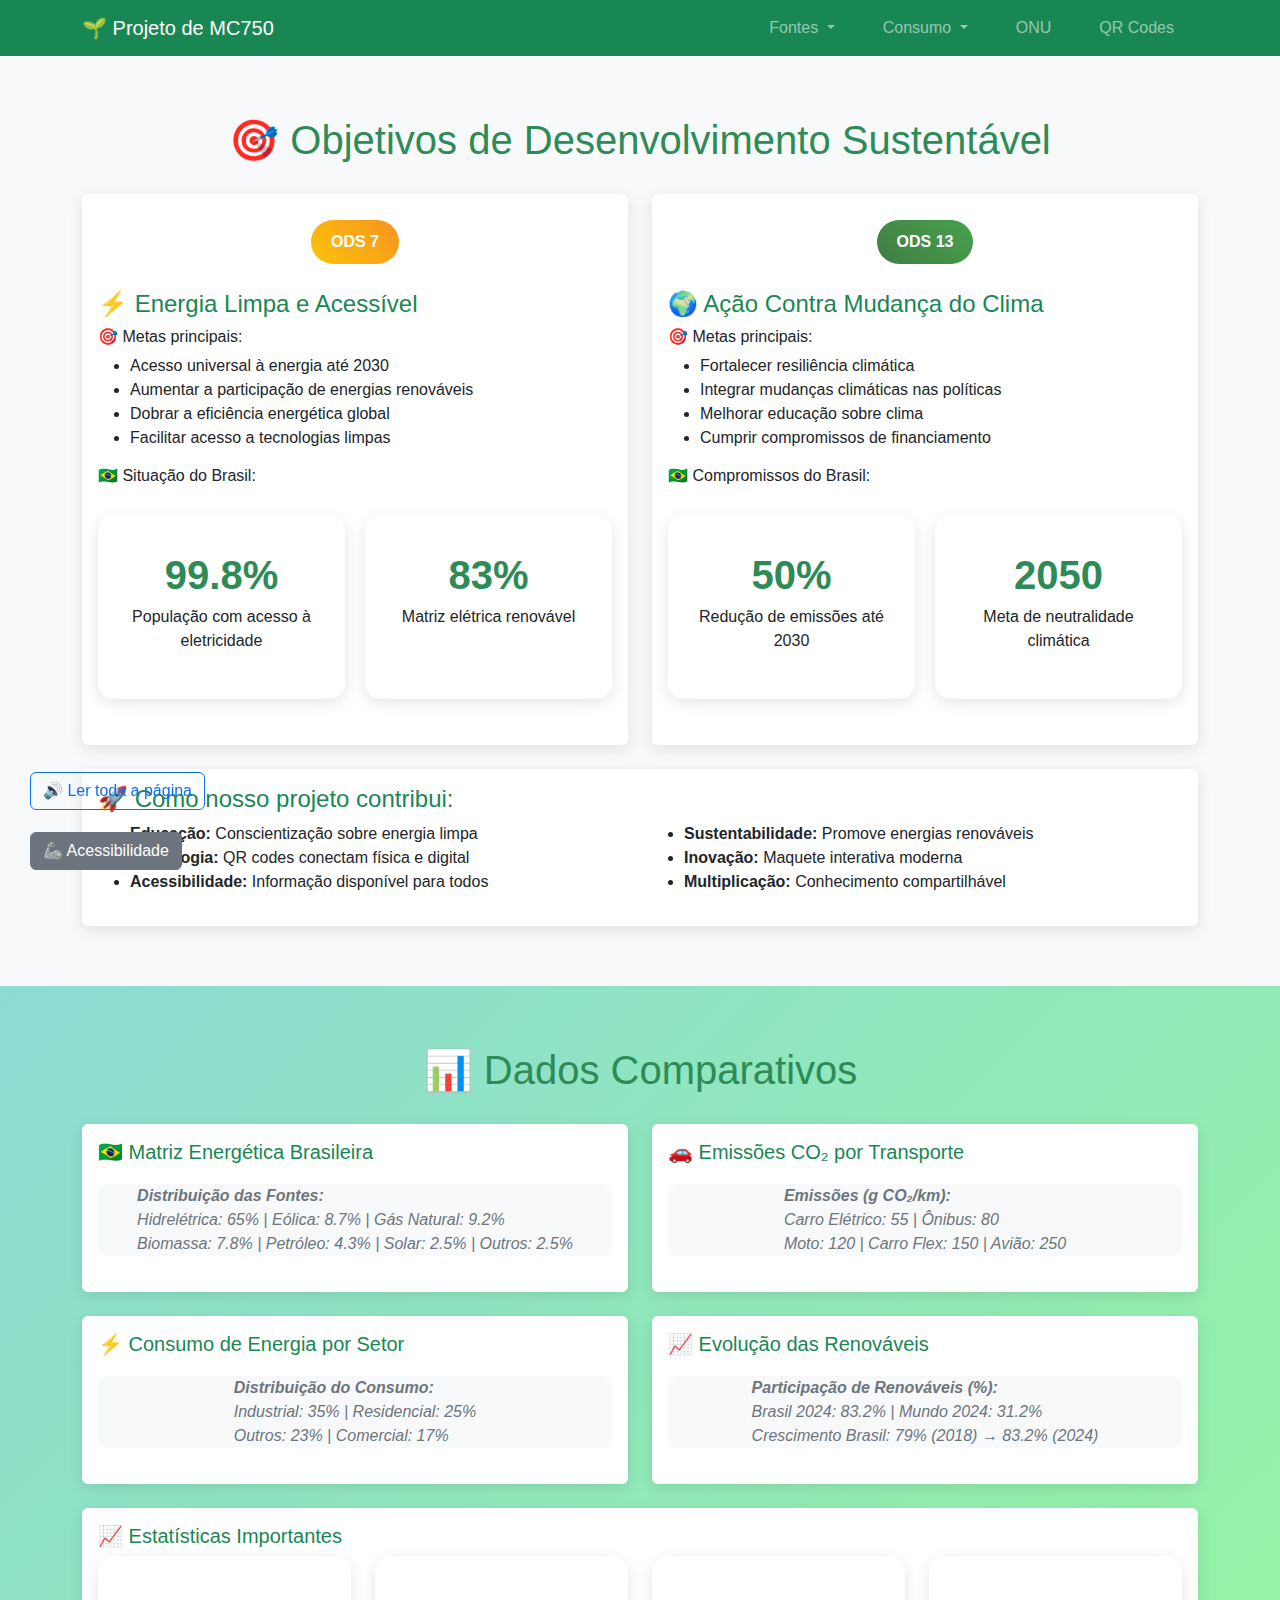
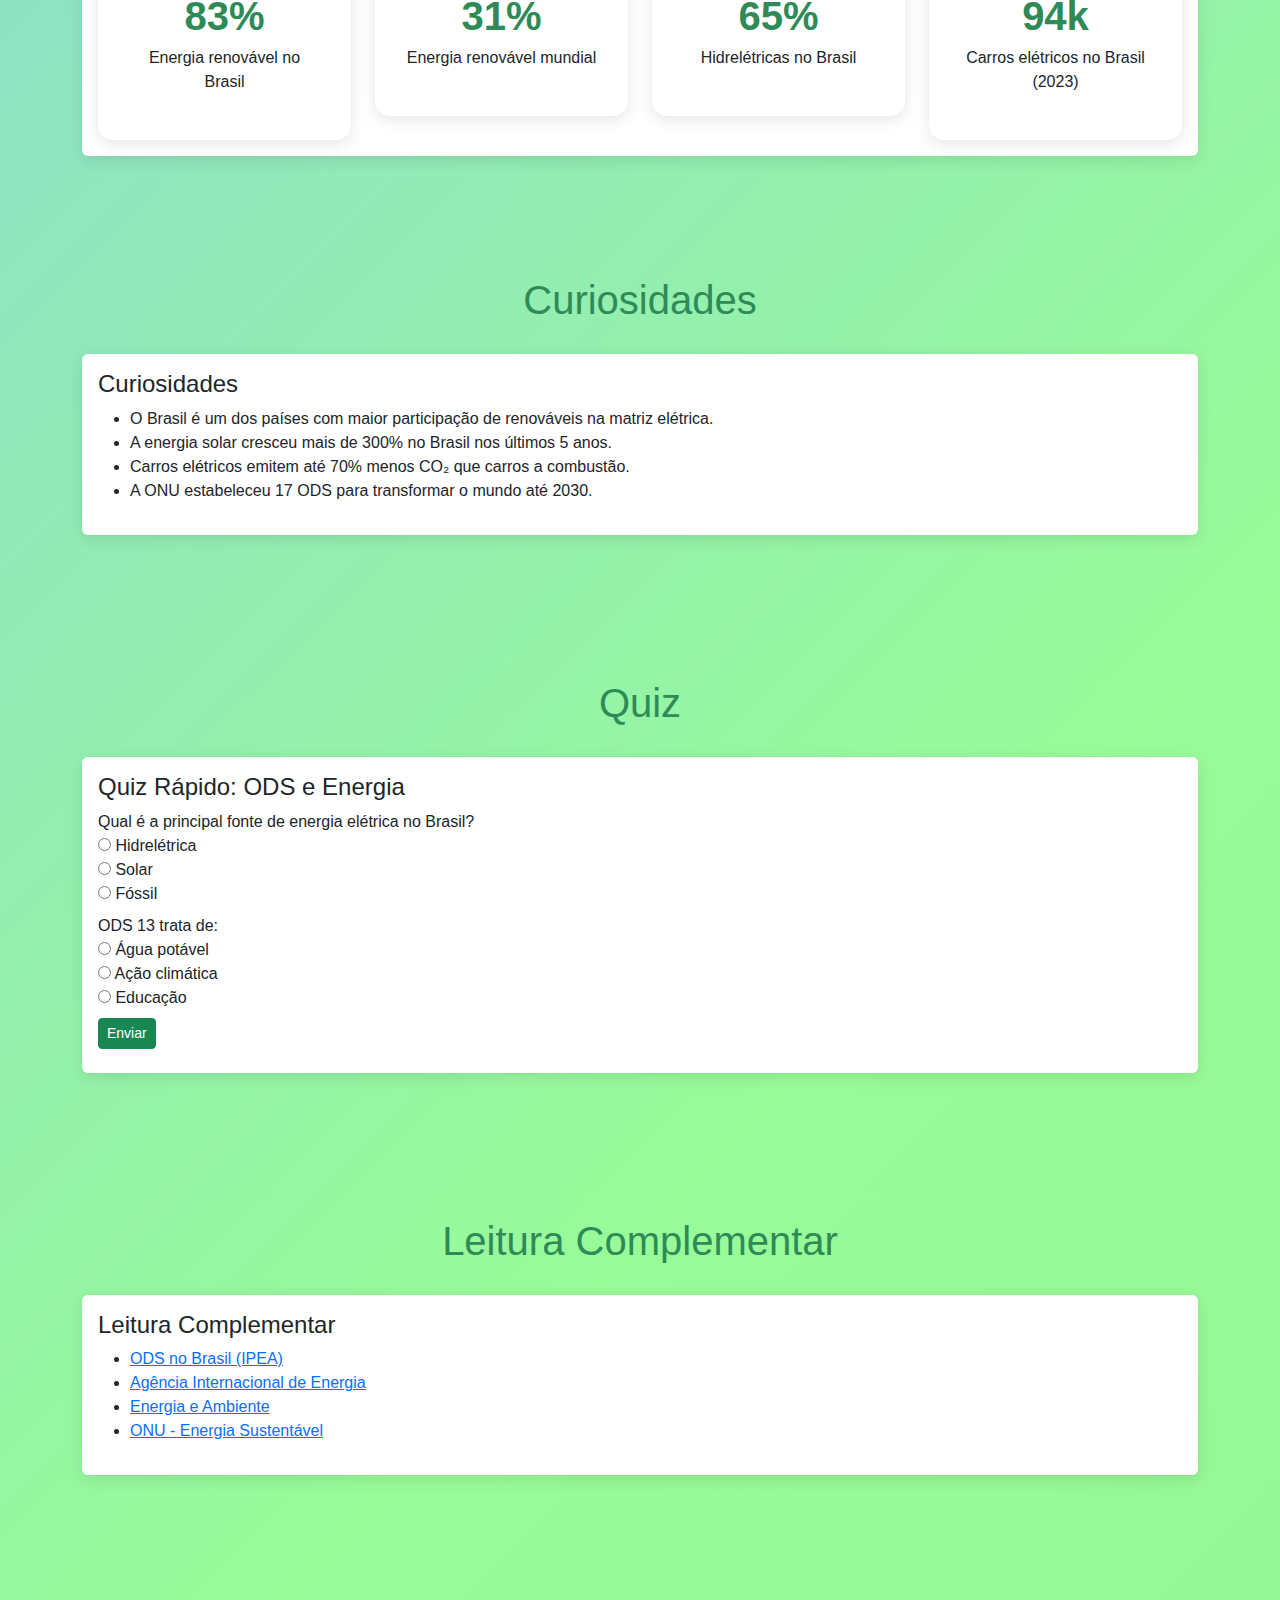
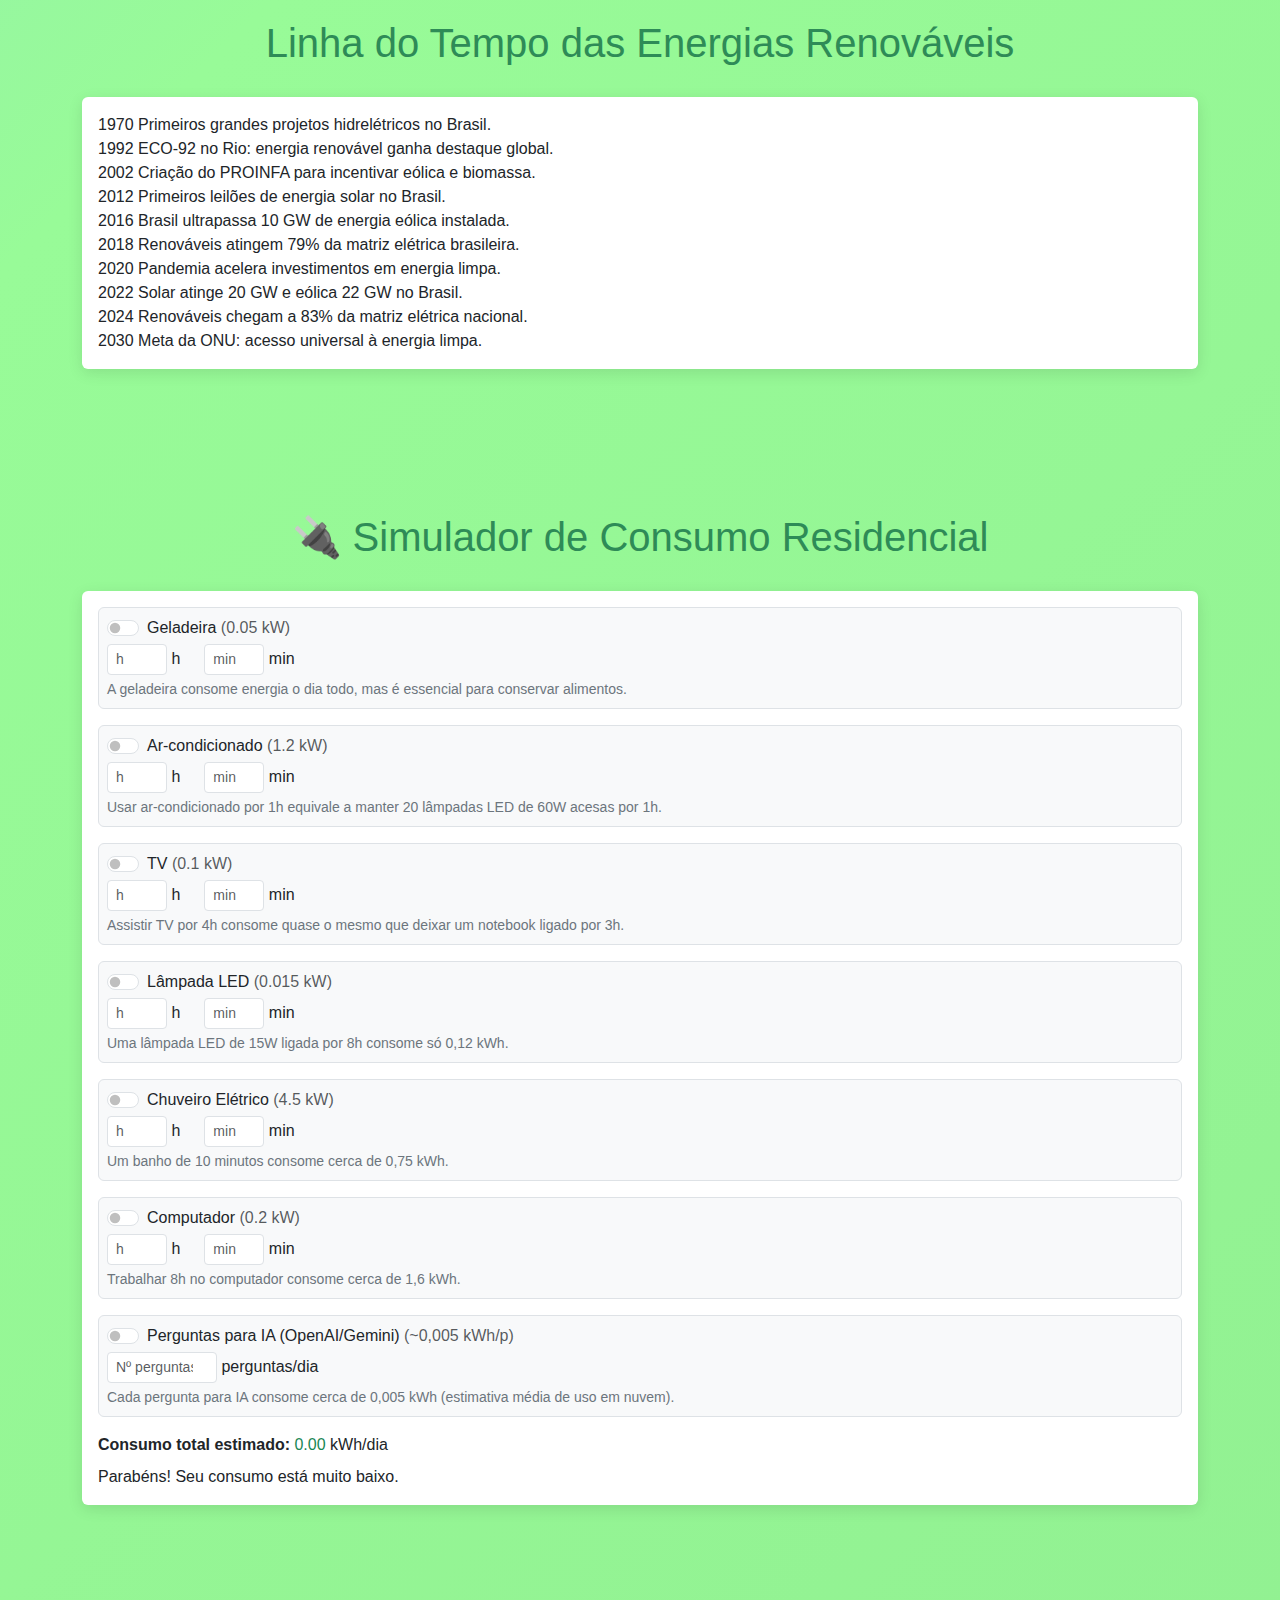
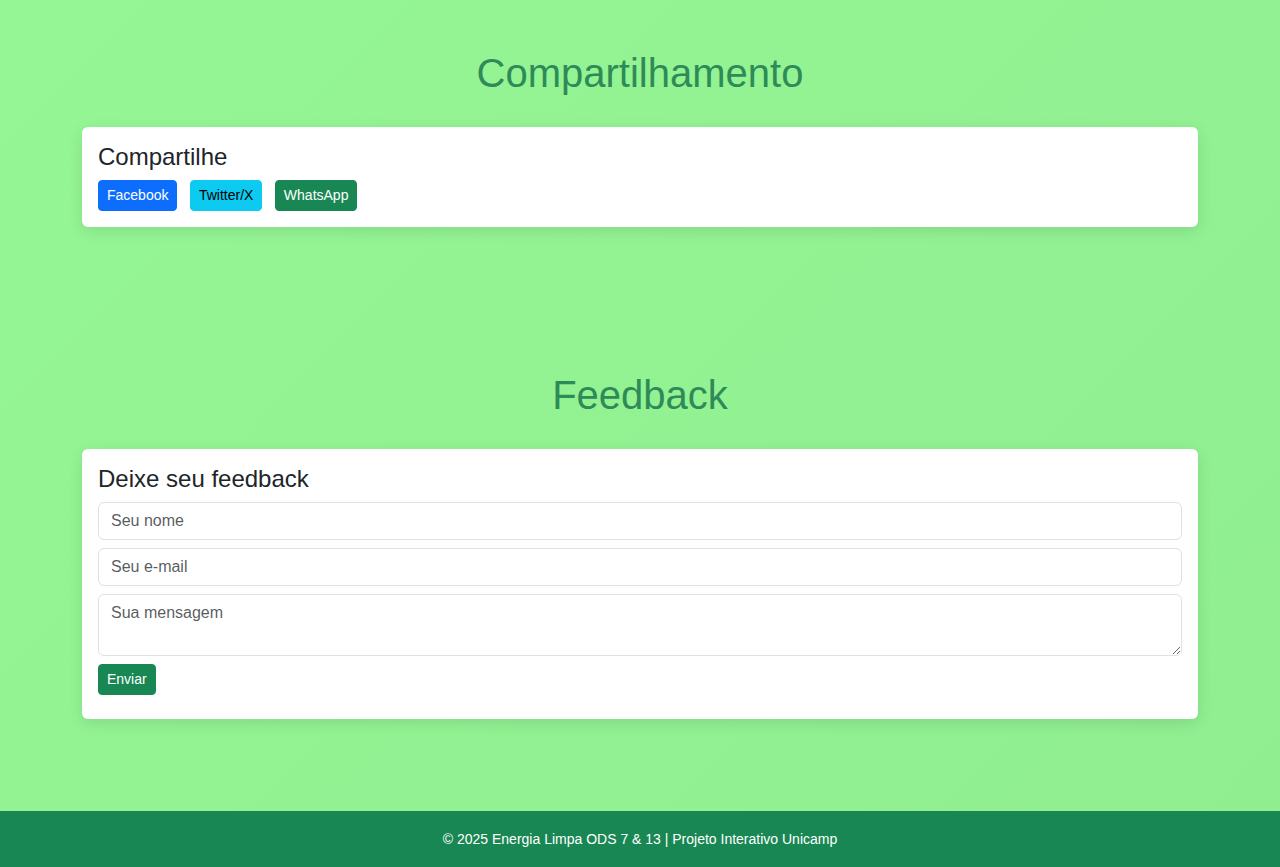
<file: index.html>
<!DOCTYPE html>
<html lang="pt-BR">
<head>
    <meta charset="UTF-8">
    <meta name="viewport" content="width=device-width, initial-scale=1.0">
    <title>Energia Limpa ODS 7 & 13 - Maquete Interativa</title>
    <meta name="description" content="Maquete interativa sobre energia limpa e ação climática baseada nos ODS 7 e 13 da ONU">
    <link href="https://cdnjs.cloudflare.com/ajax/libs/bootstrap/5.3.0/css/bootstrap.min.css" rel="stylesheet">
    <script src="https://cdnjs.cloudflare.com/ajax/libs/bootstrap/5.3.0/js/bootstrap.bundle.min.js"></script>
    <link rel="icon" type="image/png" href="./favicon.png">
    <link rel="stylesheet" href="./css/style.css">
</head>
<body>
    <nav class="navbar navbar-expand-lg navbar-dark bg-success sticky-top">
        <div class="container">
            <a class="navbar-brand" href=".index.html">🌱 Projeto de MC750</a>
            <button class="navbar-toggler" type="button" data-bs-toggle="collapse" data-bs-target="#mainNavbar" aria-controls="mainNavbar" aria-expanded="false" aria-label="Toggle navigation">
                <span class="navbar-toggler-icon"></span>
            </button>
            <div class="collapse navbar-collapse" id="mainNavbar">
                <ul class="navbar-nav ms-auto mb-2 mb-lg-0">
                    <li class="nav-item dropdown">
                        <a class="nav-link dropdown-toggle" href="#" id="fontesDropdown" role="button" data-bs-toggle="dropdown" aria-expanded="false">
                            Fontes
                        </a>
                        <ul class="dropdown-menu" aria-labelledby="fontesDropdown">
                            <li><a class="dropdown-item" href="./paginas/topicos/fontes.html">⚡ Fontes de Energia</a></li>
                            <li><a class="dropdown-item" href="./paginas/topicos/transmissao.html">🗼 Transmissão</a></li>
                        </ul>
                    </li>
                    <li class="nav-item dropdown">
                        <a class="nav-link dropdown-toggle" href="#" id="tecnologiaDropdown" role="button" data-bs-toggle="dropdown" aria-expanded="false">
                            Consumo
                        </a>
                        <ul class="dropdown-menu" aria-labelledby="tecnologiaDropdown">
                            <li><a class="dropdown-item" href="./paginas/topicos/consumo.html">🏠 Consumo Sustentável </a></li>
                            <li><a class="dropdown-item" href="./paginas/topicos/tecnologia.html">🚗 Tecnologia</a></li>
                        </ul>
                    </li>
                    <li class="nav-item">
                        <a class="nav-link" href="./paginas/topicos/onu.html">
                            ONU
                        </a>
                    </li>
                    <li class="nav-item">
                        <a class="nav-link" href="./paginas/utils/qrcodes.html">
                            QR Codes
                        </a>
                    </li>
                </ul>
            </div>
        </div>
    </nav>
    <section id="ods" class="section bg-light fadein">
        <div class="container">
            <h2 class="section-title">🎯 Objetivos de Desenvolvimento Sustentável
            </h2>
            <div class="row">
                <div class="col-lg-6">
                    <div class="card">
                        <div class="card-body">
                            <div class="text-center mb-3">
                                <span class="ods-badge ods-7">ODS 7</span>
                            </div>
                            <h4 class="text-success">⚡ Energia Limpa e Acessível</h4>
                            <h6>🎯 Metas principais:</h6>
                            <ul>
                                <li>Acesso universal à energia até 2030</li>
                                <li>Aumentar a participação de energias renováveis</li>
                                <li>Dobrar a eficiência energética global</li>
                                <li>Facilitar acesso a tecnologias limpas</li>
                            </ul>
                            <h6>🇧🇷 Situação do Brasil:</h6>
                            <div class="stats-grid">
                                <div class="stat-card">
                                    <div class="stat-number">99.8%</div>
                                    <p>População com acesso à eletricidade</p>
                                </div>
                                <div class="stat-card">
                                    <div class="stat-number">83%</div>
                                    <p>Matriz elétrica renovável</p>
                                </div>
                            </div>
                        </div>
                    </div>
                </div>
                <div class="col-lg-6">
                    <div class="card">
                        <div class="card-body">
                            <div class="text-center mb-3">
                                <span class="ods-badge ods-13">ODS 13</span>
                            </div>
                            <h4 class="text-success">🌍 Ação Contra Mudança do Clima</h4>
                            <h6>🎯 Metas principais:</h6>
                            <ul>
                                <li>Fortalecer resiliência climática</li>
                                <li>Integrar mudanças climáticas nas políticas</li>
                                <li>Melhorar educação sobre clima</li>
                                <li>Cumprir compromissos de financiamento</li>
                            </ul>
                            <h6>🇧🇷 Compromissos do Brasil:</h6>
                            <div class="stats-grid">
                                <div class="stat-card">
                                    <div class="stat-number">50%</div>
                                    <p>Redução de emissões até 2030</p>
                                </div>
                                <div class="stat-card">
                                    <div class="stat-number">2050</div>
                                    <p>Meta de neutralidade climática</p>
                                </div>
                            </div>
                        </div>
                    </div>
                </div>
            </div>
            <div class="row mt-4">
                <div class="col-12">
                    <div class="card">
                        <div class="card-body">
                            <h4 class="text-success">🚀 Como nosso projeto contribui:</h4>
                            <div class="row">
                                <div class="col-md-6">
                                    <ul>
                                        <li><strong>Educação:</strong> Conscientização sobre energia limpa</li>
                                        <li><strong>Tecnologia:</strong> QR codes conectam física e digital</li>
                                        <li><strong>Acessibilidade:</strong> Informação disponível para todos</li>
                                    </ul>
                                </div>
                                <div class="col-md-6">
                                    <ul>
                                        <li><strong>Sustentabilidade:</strong> Promove energias renováveis</li>
                                        <li><strong>Inovação:</strong> Maquete interativa moderna</li>
                                        <li><strong>Multiplicação:</strong> Conhecimento compartilhável</li>
                                    </ul>
                                </div>
                            </div>
                        </div>
                    </div>
                </div>
            </div>
        </div>
    </section>
    <section id="comparativos" class="section fadein">
        <div class="container">
            <h2 class="section-title">📊 Dados Comparativos
            </h2>
            <div class="row">
                <div class="col-lg-6 mb-4">
                    <div class="card">
                        <div class="card-body">
                            <h5 class="text-success">🇧🇷 Matriz Energética Brasileira</h5>
                            <div class="chart-container">
                                <div>
                                    <strong>Distribuição das Fontes:</strong><br>
                                    Hidrelétrica: 65% | Eólica: 8.7% | Gás Natural: 9.2%<br>
                                    Biomassa: 7.8% | Petróleo: 4.3% | Solar: 2.5% | Outros: 2.5%
                                </div>
                            </div>
                        </div>
                    </div>
                </div>
                <div class="col-lg-6 mb-4">
                    <div class="card">
                        <div class="card-body">
                            <h5 class="text-success">🚗 Emissões CO₂ por Transporte</h5>
                            <div class="chart-container">
                                <div>
                                    <strong>Emissões (g CO₂/km):</strong><br>
                                    Carro Elétrico: 55 | Ônibus: 80<br>
                                    Moto: 120 | Carro Flex: 150 | Avião: 250
                                </div>
                            </div>
                        </div>
                    </div>
                </div>
                <div class="col-lg-6 mb-4">
                    <div class="card">
                        <div class="card-body">
                            <h5 class="text-success">⚡ Consumo de Energia por Setor</h5>
                            <div class="chart-container">
                                <div>
                                    <strong>Distribuição do Consumo:</strong><br>
                                    Industrial: 35% | Residencial: 25%<br>
                                    Outros: 23% | Comercial: 17%
                                </div>
                            </div>
                        </div>
                    </div>
                </div>
                <div class="col-lg-6 mb-4">
                    <div class="card">
                        <div class="card-body">
                            <h5 class="text-success">📈 Evolução das Renováveis</h5>
                            <div class="chart-container">
                                <div>
                                    <strong>Participação de Renováveis (%):</strong><br>
                                    Brasil 2024: 83.2% | Mundo 2024: 31.2%<br>
                                    Crescimento Brasil: 79% (2018) → 83.2% (2024)
                                </div>
                            </div>
                        </div>
                    </div>
                </div>
                <div class="col-12">
                    <div class="card">
                        <div class="card-body">
                            <h5 class="text-success">📈 Estatísticas Importantes</h5>
                            <div class="row">
                                <div class="col-md-3">
                                    <div class="stat-card">
                                        <div class="stat-number">83%</div>
                                        <p>Energia renovável no Brasil</p>
                                    </div>
                                </div>
                                <div class="col-md-3">
                                    <div class="stat-card">
                                        <div class="stat-number">31%</div>
                                        <p>Energia renovável mundial</p>
                                    </div>
                                </div>
                                <div class="col-md-3">
                                    <div class="stat-card">
                                        <div class="stat-number">65%</div>
                                        <p>Hidrelétricas no Brasil</p>
                                    </div>
                                </div>
                                <div class="col-md-3">
                                    <div class="stat-card">
                                        <div class="stat-number">94k</div>
                                        <p>Carros elétricos no Brasil (2023)</p>
                                    </div>
                                </div>
                            </div>
                        </div>
                    </div>
                </div>
            </div>
        </div>
    </section>
    <!-- Seção de Curiosidades -->
    <section id="curiosidades-section" class="section fadein">
      <div class="container">
        <h2 class="section-title">Curiosidades
          </h2>
        <div class="card mb-4">
          <div class="card-body" id="curiosidades-section-inner"></div>
        </div>
      </div>
    </section>
    <!-- Seção de Quiz -->
    <section id="quiz-section" class="section fadein">
      <div class="container">
        <h2 class="section-title">Quiz
          </h2>
        <div class="card mb-4">
          <div class="card-body" id="quiz-section-inner"></div>
        </div>
      </div>
    </section>
    <!-- Seção de Leitura Complementar -->
    <section id="leitura-section" class="section fadein">
      <div class="container">
        <h2 class="section-title">Leitura Complementar
          </h2>
        <div class="card mb-4">
          <div class="card-body" id="leitura-section-inner"></div>
        </div>
      </div>
    </section>
    <!-- Linha do Tempo Interativa -->
    <section id="linha-tempo-section" class="section fadein">
      <div class="container">
        <h2 class="section-title">Linha do Tempo das Energias Renováveis
          </h2>
        <div class="card mb-4">
          <div class="card-body">
            <div id="timeline"></div>
          </div>
        </div>
      </div>
    </section>
    <!-- Simulador de Consumo de Energia -->
    <section id="simulador-consumo" class="section fadein">
      <div class="container">
        <h2 class="section-title">🔌 Simulador de Consumo Residencial</h2>
        <div class="card mb-4">
          <div class="card-body">
            <div id="simulador-aparelhos"></div>
            <div class="mt-3">
              <strong>Consumo total estimado:</strong> <span id="simulador-total" class="text-success">0</span> kWh/dia
            </div>
            <div id="simulador-feedback" class="mt-2"></div>
          </div>
        </div>
      </div>
    </section>
    <!-- Seção de Compartilhamento -->
    <section id="share-section" class="section fadein">
      <div class="container">
        <h2 class="section-title">Compartilhamento
          </h2>
        <div class="card mb-4">
          <div class="card-body" id="share-section-inner"></div>
        </div>
      </div>
    </section>
    <!-- Seção de Feedback -->
    <section id="feedback-section" class="section fadein">
      <div class="container">
        <h2 class="section-title">Feedback
          </h2>
        <div class="card mb-4">
          <div class="card-body" id="feedback-section-inner"></div>
        </div>
      </div>
    </section>
    <!-- Botão de acessibilidade -->
    <button id="accessibility-btn" class="btn btn-secondary" title="Acessibilidade" style="position:fixed;bottom:30px;left:30px;z-index:9999;">
      <span aria-hidden="true">🦾</span> Acessibilidade
    </button>
    <!-- Botão para ler toda a página -->
    <button id="read-all-btn" class="btn btn-outline-primary" style="position:fixed;bottom:90px;left:30px;z-index:9999;" aria-label="Ler todo o conteúdo da página">
      <span aria-hidden="true">🔊</span> Ler toda a página
    </button>
    <footer class="bg-success text-white text-center py-3 mt-2">
        <div class="container">
            <small>
                &copy; 2025 Energia Limpa ODS 7 & 13 | Projeto Interativo Unicamp
            </small>
        </div>
    </footer>
    <script src="./js/index.js"></script>
    <script src="./js/extras.js"></script>
    <script src="./js/timeline.js"></script>
    <script src="./js/mapa.js"></script>
    <script>
      // Remove botões de áudio das seções
      document.querySelectorAll('.audio-desc-section').forEach(btn => btn.remove());
      // Leitura de toda a página (lê todo o conteúdo textual das seções)
      document.getElementById('read-all-btn').onclick = function() {
        const textos = [];
        function extrairTextoSecao(selector) {
          const sec = document.querySelector(selector);
          if (!sec) return '';
          const clone = sec.cloneNode(true);
          clone.querySelectorAll('button, .audio-desc-section, .visually-hidden').forEach(e => e.remove());
          return clone.innerText.replace(/\s+/g, ' ').trim();
        }
        textos.push(extrairTextoSecao('#ods'));
        textos.push(extrairTextoSecao('#comparativos'));
        textos.push(extrairTextoSecao('#curiosidades-section'));
        textos.push(extrairTextoSecao('#quiz-section'));
        textos.push(extrairTextoSecao('#leitura-section'));
        textos.push(extrairTextoSecao('#linha-tempo-section'));
        textos.push(extrairTextoSecao('#share-section'));
        textos.push(extrairTextoSecao('#feedback-section'));
        const textoFinal = textos.filter(Boolean).join('. ');
        if ('speechSynthesis' in window) {
          window.speechSynthesis.cancel();
          const utter = new SpeechSynthesisUtterance(textoFinal);
          utter.lang = 'pt-BR';
          window.speechSynthesis.speak(utter);
        } else {
          alert('Seu navegador não suporta leitura em voz.');
        }
      };
      // Simulador de Consumo de Energia Residencial
      const aparelhos = [
        { nome: 'Geladeira', potencia: 0.05, curiosidade: 'A geladeira consome energia o dia todo, mas é essencial para conservar alimentos.' },
        { nome: 'Ar-condicionado', potencia: 1.2, curiosidade: 'Usar ar-condicionado por 1h equivale a manter 20 lâmpadas LED de 60W acesas por 1h.' },
        { nome: 'TV', potencia: 0.1, curiosidade: 'Assistir TV por 4h consome quase o mesmo que deixar um notebook ligado por 3h.' },
        { nome: 'Lâmpada LED', potencia: 0.015, curiosidade: 'Uma lâmpada LED de 15W ligada por 8h consome só 0,12 kWh.' },
        { nome: 'Chuveiro Elétrico', potencia: 4.5, curiosidade: 'Um banho de 10 minutos consome cerca de 0,75 kWh.' },
        { nome: 'Computador', potencia: 0.2, curiosidade: 'Trabalhar 8h no computador consome cerca de 1,6 kWh.' },
        { nome: 'Perguntas para IA (OpenAI/Gemini)', potencia: 0.005, curiosidade: 'Cada pergunta para IA consome cerca de 0,005 kWh (estimativa média de uso em nuvem).', tipo: 'ia' }
      ];
      // Estado: ligado/desligado, horas, minutos, perguntas
      const estadoAparelhos = aparelhos.map(ap => ap.tipo === 'ia' ? { ligado: false, perguntas: '' } : { ligado: false, horas: '', minutos: '' });
      function renderSimulador() {
        const div = document.getElementById('simulador-aparelhos');
        if (!div) return;
        div.innerHTML = aparelhos.map((ap, i) => {
          if (ap.tipo === 'ia') {
            return `
              <div class='mb-3 p-2 border rounded bg-light'>
                <div class='form-check form-switch mb-1'>
                  <input class='form-check-input' type='checkbox' id='aparelho${i}' ${estadoAparelhos[i].ligado ? 'checked' : ''}>
                  <label class='form-check-label' for='aparelho${i}'>${ap.nome} <span class='text-muted'>(~0,005 kWh/p)</span></label>
                </div>
                <div class='row align-items-center mb-1'>
                  <div class='col-auto'>
                    <label for='perguntas${i}' class='form-label visually-hidden'>Perguntas</label>
                    <input type='number' min='1' max='1000' class='form-control form-control-sm' id='perguntas${i}' placeholder='Nº perguntas' style='width:110px;display:inline;' value='${estadoAparelhos[i].perguntas}'>
                    <span>perguntas/dia</span>
                  </div>
                </div>
                <div class='text-secondary small curiosidade' id='curiosidade${i}'>${ap.curiosidade}</div>
              </div>
            `;
          } else {
            return `
              <div class='mb-3 p-2 border rounded bg-light'>
                <div class='form-check form-switch mb-1'>
                  <input class='form-check-input' type='checkbox' id='aparelho${i}' ${estadoAparelhos[i].ligado ? 'checked' : ''}>
                  <label class='form-check-label' for='aparelho${i}'>${ap.nome} <span class='text-muted'>(${ap.potencia} kW)</span></label>
                </div>
                <div class='row align-items-center mb-1'>
                  <div class='col-auto'>
                    <label for='horas${i}' class='form-label visually-hidden'>Horas</label>
                    <input type='number' min='0' max='24' class='form-control form-control-sm' id='horas${i}' placeholder='h' style='width:60px;display:inline;' value='${estadoAparelhos[i].horas}'>
                    <span>h</span>
                  </div>
                  <div class='col-auto'>
                    <label for='minutos${i}' class='form-label visually-hidden'>Minutos</label>
                    <input type='number' min='0' max='59' class='form-control form-control-sm' id='minutos${i}' placeholder='min' style='width:60px;display:inline;' value='${estadoAparelhos[i].minutos}'>
                    <span>min</span>
                  </div>
                </div>
                <div class='text-secondary small curiosidade' id='curiosidade${i}'>${ap.curiosidade}</div>
              </div>
            `;
          }
        }).join('');
        aparelhos.forEach((ap, i) => {
          document.getElementById('aparelho'+i).onchange = function() {
            estadoAparelhos[i].ligado = this.checked;
            atualizarConsumo();
          };
          if (ap.tipo === 'ia') {
            document.getElementById('perguntas'+i).oninput = function() {
              estadoAparelhos[i].perguntas = this.value;
              atualizarConsumo();
            };
          } else {
            document.getElementById('horas'+i).oninput = function() {
              estadoAparelhos[i].horas = this.value;
              atualizarConsumo();
            };
            document.getElementById('minutos'+i).oninput = function() {
              estadoAparelhos[i].minutos = this.value;
              atualizarConsumo();
            };
          }
        });
        atualizarConsumo();
      }
      function atualizarConsumo() {
        let total = 0;
        aparelhos.forEach((ap, i) => {
          if (estadoAparelhos[i].ligado) {
            let consumo = 0;
            let curiosidadeExtra = '';
            if (ap.tipo === 'ia') {
              const perguntas = parseInt(estadoAparelhos[i].perguntas) || 0;
              consumo = perguntas * ap.potencia;
              if (perguntas > 0) {
                curiosidadeExtra = ` Fazer ${perguntas} perguntas consome o equivalente a deixar uma lâmpada LED acesa por ${(consumo/0.015).toFixed(1)} hora(s).`;
              }
            } else {
              const horas = parseInt(estadoAparelhos[i].horas) || 0;
              const minutos = parseInt(estadoAparelhos[i].minutos) || 0;
              const tempo = horas + minutos/60;
              consumo = (ap.potencia * tempo);
              if (ap.nome === 'Chuveiro Elétrico' && tempo > 0) {
                const banhos = Math.round((tempo*60)/10);
                curiosidadeExtra = ` Isso equivale a cerca de ${banhos} banho(s) de 10 minutos.`;
              } else if (ap.nome === 'Lâmpada LED' && tempo > 0) {
                curiosidadeExtra = ` Dá para acender a lâmpada por ${tempo.toFixed(1)} hora(s).`;
              } else if (ap.nome === 'Ar-condicionado' && tempo > 0) {
                curiosidadeExtra = ` Equivale a ${Math.round(tempo*20)} lâmpadas LED de 60W por 1h.`;
              }
            }
            total += consumo;
            document.getElementById('curiosidade'+i).innerText = ap.curiosidade + (curiosidadeExtra || '');
          } else {
            document.getElementById('curiosidade'+i).innerText = ap.curiosidade;
          }
        });
        document.getElementById('simulador-total').innerText = total.toFixed(2);
        let feedback = '';
        if (total < 1) feedback = 'Parabéns! Seu consumo está muito baixo.';
        else if (total < 3) feedback = 'Consumo moderado. Que tal desligar aparelhos que não usa?';
        else feedback = 'Atenção! Consumo elevado. Tente reduzir o uso de aparelhos.';
        document.getElementById('simulador-feedback').innerText = feedback;
      }
      window.addEventListener('DOMContentLoaded', renderSimulador);
    </script>
</body>
</html>
</file>
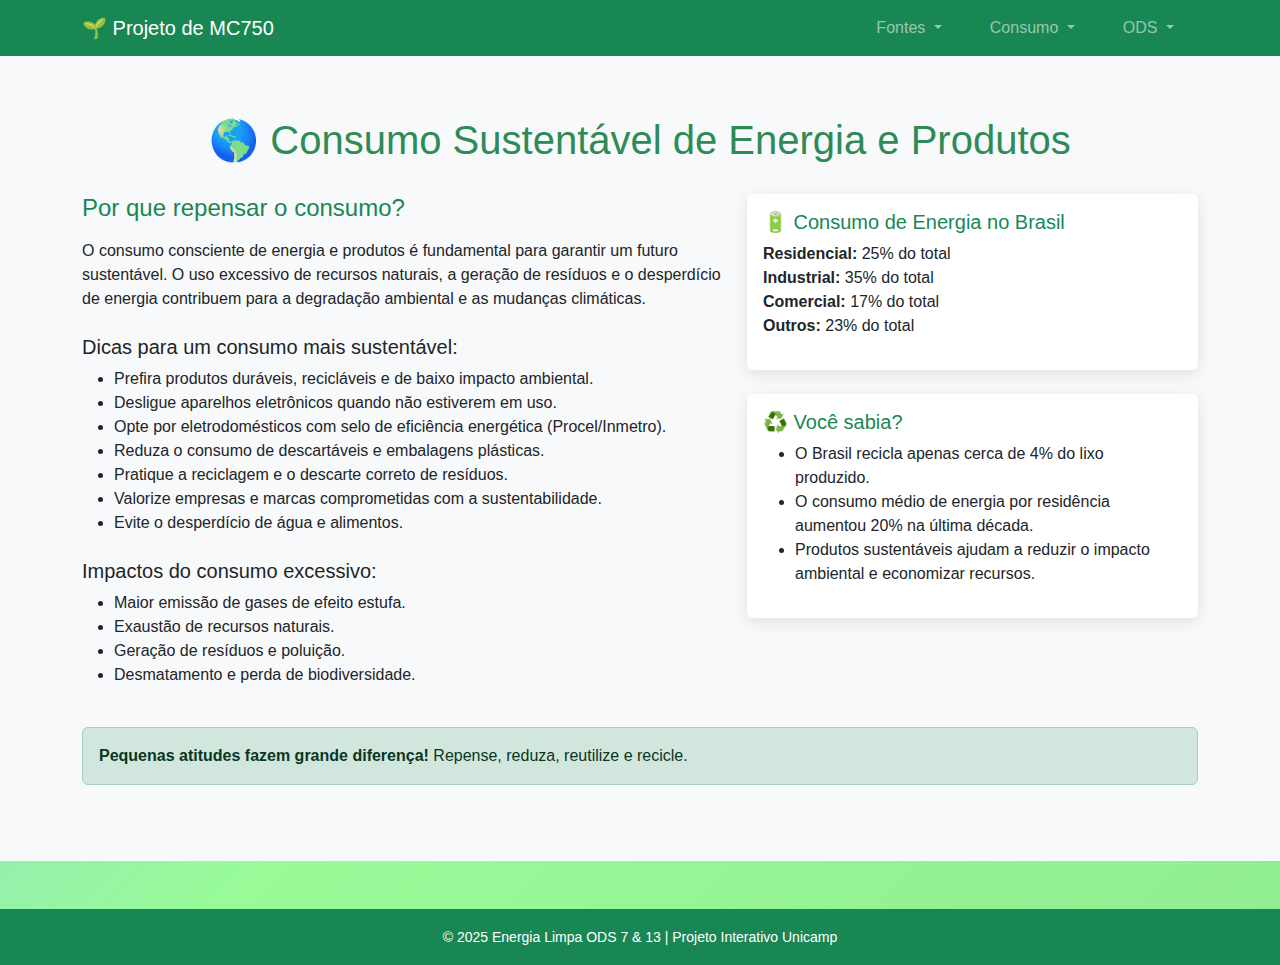
<file: paginas/consumo.html>
<!DOCTYPE html>
<html lang="pt-BR">
<head>
    <meta charset="UTF-8">
    <meta name="viewport" content="width=device-width, initial-scale=1.0">
    <title>Consumo Sustentável de Energia e Produtos</title>
    <link href="https://cdnjs.cloudflare.com/ajax/libs/bootstrap/5.3.0/css/bootstrap.min.css" rel="stylesheet">
    <link rel="stylesheet" href="../css/style.css">
</head>
<body>
    <nav class="navbar navbar-expand-lg navbar-dark bg-success">
        <div class="container">
            <a class="navbar-brand" href="../index.html">🌱 Projeto de MC750</a>
            <button class="navbar-toggler" type="button" data-bs-toggle="collapse" data-bs-target="#mainNavbar" aria-controls="mainNavbar" aria-expanded="false" aria-label="Toggle navigation">
                <span class="navbar-toggler-icon"></span>
            </button>
            <div class="collapse navbar-collapse" id="mainNavbar">
                <ul class="navbar-nav ms-auto mb-2 mb-lg-0">
                    <li class="nav-item dropdown">
                        <a class="nav-link dropdown-toggle" href="#" id="fontesDropdown" role="button" data-bs-toggle="dropdown" aria-expanded="false">
                            Fontes
                        </a>
                        <ul class="dropdown-menu" aria-labelledby="fontesDropdown">
                            <li><a class="dropdown-item" href="./paginas/fontes.html">💧 Hidrelétrica</a></li>
                            <li><a class="dropdown-item" href="./paginas/transmissao.html">🗼 Transmissão</a></li>
                        </ul>
                    </li>
                    <li class="nav-item dropdown">
                        <a class="nav-link dropdown-toggle" href="#" id="tecnologiaDropdown" role="button" data-bs-toggle="dropdown" aria-expanded="false">
                            Consumo
                        </a>
                        <ul class="dropdown-menu" aria-labelledby="tecnologiaDropdown">
                            <li><a class="dropdown-item" href="./paginas/consumo.html">🏠 Consumo Sustentável </a></li>
                            <li><a class="dropdown-item" href="./paginas/tecnologia.html">🚗 Carros Elétricos</a></li>
                        </ul>
                    </li>
                    <li class="nav-item dropdown">
                        <a class="nav-link dropdown-toggle" href="#" id="odsDropdown" role="button" data-bs-toggle="dropdown" aria-expanded="false">
                            ODS
                        </a>
                        <ul class="dropdown-menu" aria-labelledby="odsDropdown">
                            <li><a class="dropdown-item" href="#ods">🎯 ODS 7</a></li>
                            <li><a class="dropdown-item" href="#comparativos">🎯 ODS 13</a></li>
                        </ul>
                    </li>
                </ul>
            </div>
        </div>
    </nav>
    <section class="section bg-light">
        <div class="container">
            <h2 class="section-title">🌎 Consumo Sustentável de Energia e Produtos</h2>
            <div class="row">
                <div class="col-lg-7">
                    <h4 class="text-success mb-3">Por que repensar o consumo?</h4>
                    <p>
                        O consumo consciente de energia e produtos é fundamental para garantir um futuro sustentável. O uso excessivo de recursos naturais, a geração de resíduos e o desperdício de energia contribuem para a degradação ambiental e as mudanças climáticas.
                    </p>
                    <h5 class="mt-4">Dicas para um consumo mais sustentável:</h5>
                    <ul>
                        <li>Prefira produtos duráveis, recicláveis e de baixo impacto ambiental.</li>
                        <li>Desligue aparelhos eletrônicos quando não estiverem em uso.</li>
                        <li>Opte por eletrodomésticos com selo de eficiência energética (Procel/Inmetro).</li>
                        <li>Reduza o consumo de descartáveis e embalagens plásticas.</li>
                        <li>Pratique a reciclagem e o descarte correto de resíduos.</li>
                        <li>Valorize empresas e marcas comprometidas com a sustentabilidade.</li>
                        <li>Evite o desperdício de água e alimentos.</li>
                    </ul>
                    <h5 class="mt-4">Impactos do consumo excessivo:</h5>
                    <ul>
                        <li>Maior emissão de gases de efeito estufa.</li>
                        <li>Exaustão de recursos naturais.</li>
                        <li>Geração de resíduos e poluição.</li>
                        <li>Desmatamento e perda de biodiversidade.</li>
                    </ul>
                </div>
                <div class="col-lg-5">
                    <div class="card mb-4">
                        <div class="card-body">
                            <h5 class="text-success">🔋 Consumo de Energia no Brasil</h5>
                            <p>
                                <strong>Residencial:</strong> 25% do total<br>
                                <strong>Industrial:</strong> 35% do total<br>
                                <strong>Comercial:</strong> 17% do total<br>
                                <strong>Outros:</strong> 23% do total
                            </p>
                        </div>
                    </div>
                    <div class="card">
                        <div class="card-body">
                            <h5 class="text-success">♻️ Você sabia?</h5>
                            <ul>
                                <li>O Brasil recicla apenas cerca de 4% do lixo produzido.</li>
                                <li>O consumo médio de energia por residência aumentou 20% na última década.</li>
                                <li>Produtos sustentáveis ajudam a reduzir o impacto ambiental e economizar recursos.</li>
                            </ul>
                        </div>
                    </div>
                </div>
            </div>
            <div class="alert alert-success mt-4" role="alert">
                <strong>Pequenas atitudes fazem grande diferença!</strong> Repense, reduza, reutilize e recicle.
            </div>
        </div>
    </section>

    <footer class="bg-success text-white text-center py-3 mt-5">
        <div class="container">
            <small>
                &copy; 2025 Energia Limpa ODS 7 & 13 | Projeto Interativo Unicamp
            </small>
        </div>
    </footer>
</body>
</html>
</file>
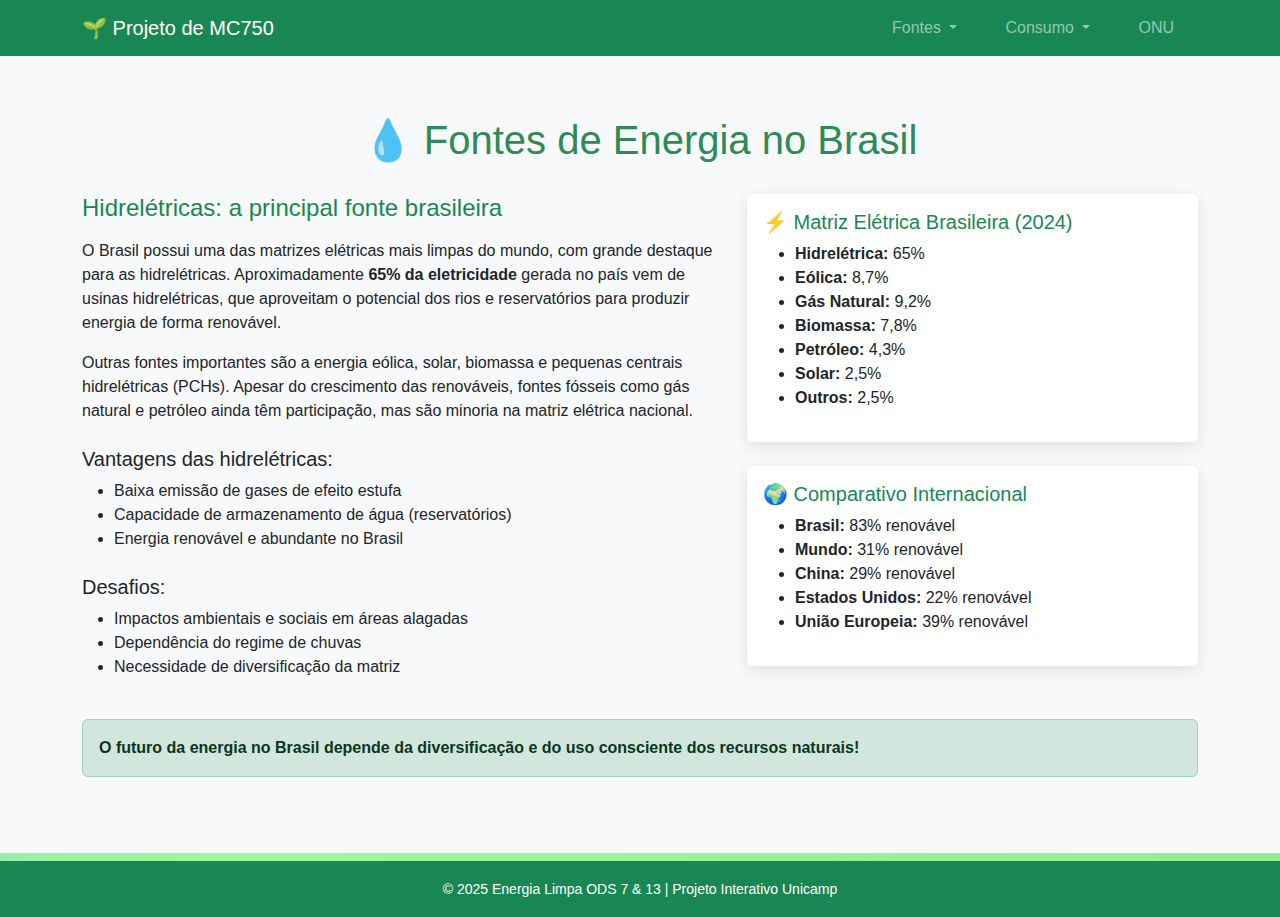
<file: paginas/topicos/fontes.html>
<!DOCTYPE html>
<html lang="pt-BR">
<head>
    <meta charset="UTF-8">
    <meta name="viewport" content="width=device-width, initial-scale=1.0">
    <title>Fontes de Energia no Brasil</title>
    <link href="https://cdnjs.cloudflare.com/ajax/libs/bootstrap/5.3.0/css/bootstrap.min.css" rel="stylesheet">
    <script src="https://cdnjs.cloudflare.com/ajax/libs/bootstrap/5.3.0/js/bootstrap.bundle.min.js"></script>
    <link rel="stylesheet" href="../../css/style.css">
</head>
<body>
    <nav class="navbar navbar-expand-lg navbar-dark bg-success">
        <div class="container">
            <a class="navbar-brand" href="../../index.html">🌱 Projeto de MC750</a>
            <button class="navbar-toggler" type="button" data-bs-toggle="collapse" data-bs-target="#mainNavbar" aria-controls="mainNavbar" aria-expanded="false" aria-label="Toggle navigation">
                <span class="navbar-toggler-icon"></span>
            </button>
            <div class="collapse navbar-collapse" id="mainNavbar">
                <ul class="navbar-nav ms-auto mb-2 mb-lg-0">
                    <li class="nav-item dropdown">
                        <a class="nav-link dropdown-toggle" href="#" id="fontesDropdown" role="button" data-bs-toggle="dropdown" aria-expanded="false">
                            Fontes
                        </a>
                        <ul class="dropdown-menu" aria-labelledby="fontesDropdown">
                            <li><a class="dropdown-item" href="./fontes.html">⚡ Fontes de Energia</a></li>
                            <li><a class="dropdown-item" href="./transmissao.html">🗼 Transmissão</a></li>
                        </ul>
                    </li>
                    <li class="nav-item dropdown">
                        <a class="nav-link dropdown-toggle" href="#" id="tecnologiaDropdown" role="button" data-bs-toggle="dropdown" aria-expanded="false">
                            Consumo
                        </a>
                        <ul class="dropdown-menu" aria-labelledby="tecnologiaDropdown">
                            <li><a class="dropdown-item" href="./consumo.html">🏠 Consumo Sustentável </a></li>
                            <li><a class="dropdown-item" href="./tecnologia.html">🚗 Carros Elétricos</a></li>
                        </ul>
                    </li>
                    <li class="nav-item">
                        <a class="nav-link" href="./onu.html">
                            ONU
                        </a>
                    </li>
                </ul>
            </div>
        </div>
    </nav>
    <section class="section bg-light">
        <div class="container">
            <h2 class="section-title">💧 Fontes de Energia no Brasil</h2>
            <div class="row">
                <div class="col-lg-7">
                    <h4 class="text-success mb-3">Hidrelétricas: a principal fonte brasileira</h4>
                    <p>
                        O Brasil possui uma das matrizes elétricas mais limpas do mundo, com grande destaque para as hidrelétricas. Aproximadamente <strong>65% da eletricidade</strong> gerada no país vem de usinas hidrelétricas, que aproveitam o potencial dos rios e reservatórios para produzir energia de forma renovável.
                    </p>
                    <p>
                        Outras fontes importantes são a energia eólica, solar, biomassa e pequenas centrais hidrelétricas (PCHs). Apesar do crescimento das renováveis, fontes fósseis como gás natural e petróleo ainda têm participação, mas são minoria na matriz elétrica nacional.
                    </p>
                    <h5 class="mt-4">Vantagens das hidrelétricas:</h5>
                    <ul>
                        <li>Baixa emissão de gases de efeito estufa</li>
                        <li>Capacidade de armazenamento de água (reservatórios)</li>
                        <li>Energia renovável e abundante no Brasil</li>
                    </ul>
                    <h5 class="mt-4">Desafios:</h5>
                    <ul>
                        <li>Impactos ambientais e sociais em áreas alagadas</li>
                        <li>Dependência do regime de chuvas</li>
                        <li>Necessidade de diversificação da matriz</li>
                    </ul>
                </div>
                <div class="col-lg-5">
                    <div class="card mb-4">
                        <div class="card-body">
                            <h5 class="text-success">⚡ Matriz Elétrica Brasileira (2024)</h5>
                            <ul>
                                <li><strong>Hidrelétrica:</strong> 65%</li>
                                <li><strong>Eólica:</strong> 8,7%</li>
                                <li><strong>Gás Natural:</strong> 9,2%</li>
                                <li><strong>Biomassa:</strong> 7,8%</li>
                                <li><strong>Petróleo:</strong> 4,3%</li>
                                <li><strong>Solar:</strong> 2,5%</li>
                                <li><strong>Outros:</strong> 2,5%</li>
                            </ul>
                        </div>
                    </div>
                    <div class="card">
                        <div class="card-body">
                            <h5 class="text-success">🌍 Comparativo Internacional</h5>
                            <ul>
                                <li><strong>Brasil:</strong> 83% renovável</li>
                                <li><strong>Mundo:</strong> 31% renovável</li>
                                <li><strong>China:</strong> 29% renovável</li>
                                <li><strong>Estados Unidos:</strong> 22% renovável</li>
                                <li><strong>União Europeia:</strong> 39% renovável</li>
                            </ul>
                        </div>
                    </div>
                </div>
            </div>
            <div class="alert alert-success mt-4" role="alert">
                <strong>O futuro da energia no Brasil depende da diversificação e do uso consciente dos recursos naturais!</strong>
            </div>
        </div>
    </section>

    <footer class="bg-success text-white text-center py-3 mt-2">
        <div class="container">
            <small>
                &copy; 2025 Energia Limpa ODS 7 & 13 | Projeto Interativo Unicamp
            </small>
        </div>
    </footer>
</body>
</html>
</file>
<file: css/style.css>
body {
    font-family: 'Segoe UI', Tahoma, Geneva, Verdana, sans-serif;
    background: linear-gradient(135deg, #87CEEB 0%, #98FB98 50%, #90EE90 100%);
    min-height: 100vh;
    overflow-x: hidden;
}

.header {
    text-align: center;
    padding: 40px 20px;
    background: linear-gradient(135deg, #2E8B57, #3CB371);
    color: white;
    box-shadow: 0 2px 10px rgba(0,0,0,0.1);
}

.header h1 {
    color: white;
    font-size: 2.5rem;
    margin-bottom: 15px;
    text-shadow: 2px 2px 4px rgba(0,0,0,0.3);
}

.section {
    padding: 60px 0;
}

.section-title {
    color: #2E8B57;
    font-size: 2.5rem;
    margin-bottom: 30px;
    text-align: center;
}

.ods-badge {
    display: inline-block;
    padding: 10px 20px;
    border-radius: 25px;
    color: white;
    font-weight: bold;
    margin: 10px;
    text-decoration: none;
    transition: transform 0.3s ease;
}

.ods-badge:hover {
    transform: translateY(-3px);
    color: white;
}

.ods-7 { background: linear-gradient(45deg, #FCC30B, #F7931E); }
.ods-13 { background: linear-gradient(45deg, #3F7E44, #48A14D); }

.card {
    border: none;
    box-shadow: 0 4px 15px rgba(0,0,0,0.1);
    transition: transform 0.3s ease;
}

.card:hover {
    transform: translateY(-5px);
}

.chart-container {
    margin: 20px 0;
    background: #f8f9fa;
    border-radius: 10px;
    display: flex;
    align-items: center;
    justify-content: center;
    color: #6c757d;
    font-style: italic;
}

.energy-icon {
    font-size: 3rem;
    color: #2E8B57;
    margin-bottom: 20px;
}

.navbar-nav .nav-item {
    margin-left: 1rem;
    margin-right: 1rem;
}

.stats-grid {
    display: flex;
    gap: 20px;
    margin: 30px 0;
}

.stat-card {
    background: white;
    padding: 30px;
    border-radius: 15px;
    text-align: center;
    box-shadow: 0 4px 15px rgba(0,0,0,0.1);
    flex: 1;
}

.stat-number {
    font-size: 2.5rem;
    font-weight: bold;
    color: #2E8B57;
}

@media (max-width: 768px) {
    .stats-grid {
        flex-direction: column;
        gap: 10px;
    }
    .header h1 {
        font-size: 2rem;
    }
}
</file>
